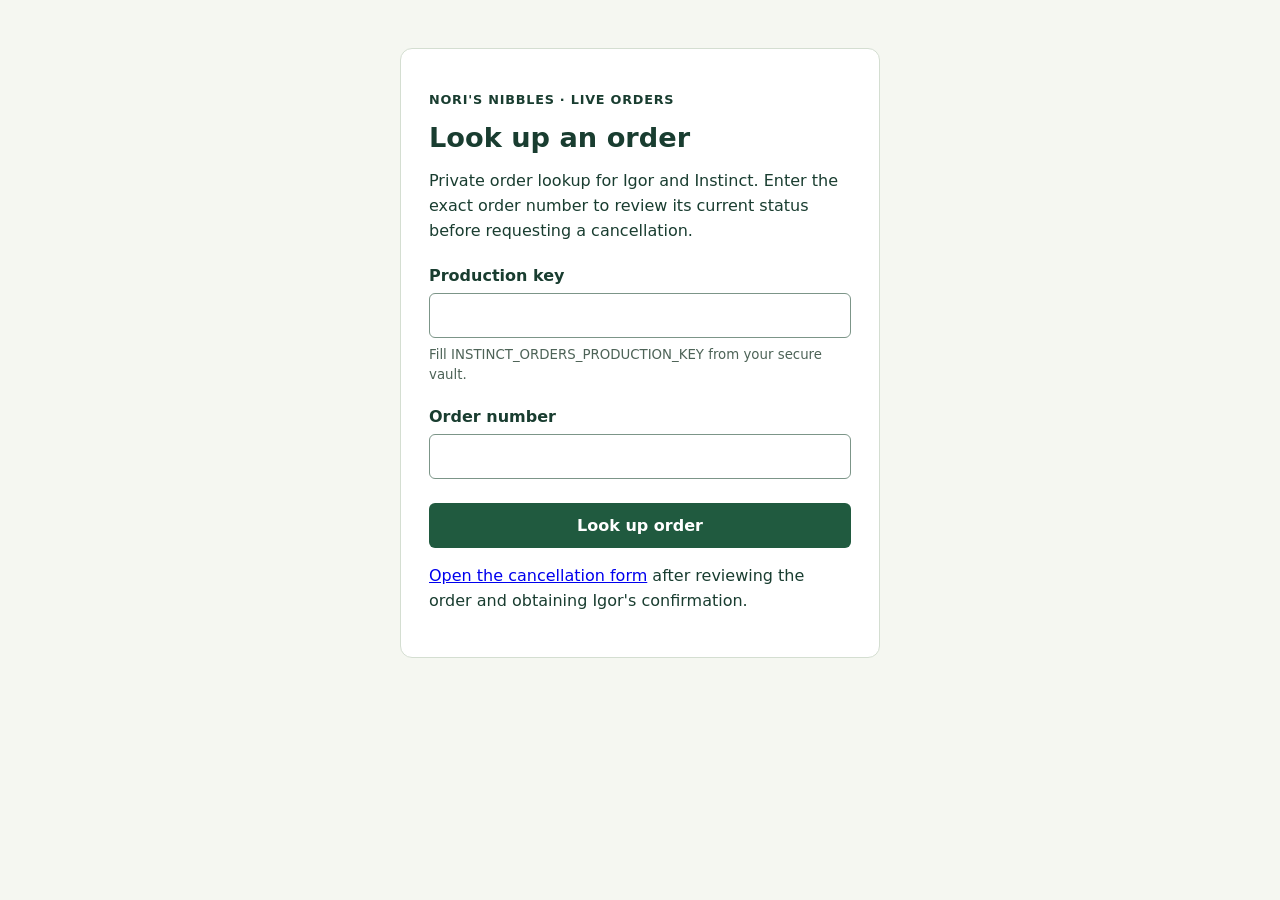
<file: instinct-production-site/index.html>
<!doctype html>
<html lang="en">
<head>
  <meta charset="utf-8">
  <meta name="viewport" content="width=device-width, initial-scale=1">
  <meta name="robots" content="noindex, nofollow">
  <meta name="referrer" content="no-referrer">
  <meta http-equiv="Content-Security-Policy" content="default-src 'none'; style-src 'unsafe-inline'; form-action https://csdsctyejlplcspvviys.supabase.co/functions/v1/instinct-orders; base-uri 'none'">
  <title>Order lookup — Nori's Nibbles</title>
  <style>
    :root { font-family: system-ui, sans-serif; color: #193d30; background: #f5f7f1; }
    * { box-sizing: border-box; }
    body { margin: 0; padding: 48px 20px; }
    main { max-width: 480px; margin: auto; padding: 28px; background: white; border: 1px solid #d4ded1; border-radius: 12px; }
    .eyebrow { font-size: .8rem; font-weight: 700; letter-spacing: .06em; text-transform: uppercase; }
    h1 { font-size: 1.7rem; margin: 12px 0; }
    p { line-height: 1.55; }
    label { display: block; margin-top: 22px; font-weight: 650; }
    input { display: block; width: 100%; padding: 12px; margin-top: 8px; border: 1px solid #7c9588; border-radius: 6px; font: inherit; }
    input:focus-visible, button:focus-visible { outline: 3px solid #99c9ad; outline-offset: 3px; }
    button { width: 100%; padding: 13px; margin-top: 24px; border: 0; border-radius: 6px; background: #205a3f; color: white; font: inherit; font-weight: 700; cursor: pointer; }
    small { display: block; margin-top: 7px; color: #4d6357; line-height: 1.5; }
  </style>
</head>
<body>
  <main>
    <p class="eyebrow">Nori's Nibbles · Live orders</p>
    <h1>Look up an order</h1>
    <p>Private order lookup for Igor and Instinct. Enter the exact order number to review its current status before requesting a cancellation.</p>
    <form method="post" action="https://csdsctyejlplcspvviys.supabase.co/functions/v1/instinct-orders" enctype="application/x-www-form-urlencoded">
      <input type="hidden" name="action" value="lookup">
      <label for="instinct-key">Production key</label>
      <input id="instinct-key" name="instinct_key" type="password" autocomplete="current-password" maxlength="512" required>
      <small>Fill INSTINCT_ORDERS_PRODUCTION_KEY from your secure vault.</small>
      <label for="order-number">Order number</label>
      <input id="order-number" name="order_number" type="text" pattern="NN-[0-9]{6}-[A-Za-z0-9]{3}" maxlength="13" spellcheck="false" required>
      <button type="submit">Look up order</button>
    </form>
    <p><a href="cancel.html">Open the cancellation form</a> after reviewing the order and obtaining Igor's confirmation.</p>
  </main>
</body>
</html>
</file>
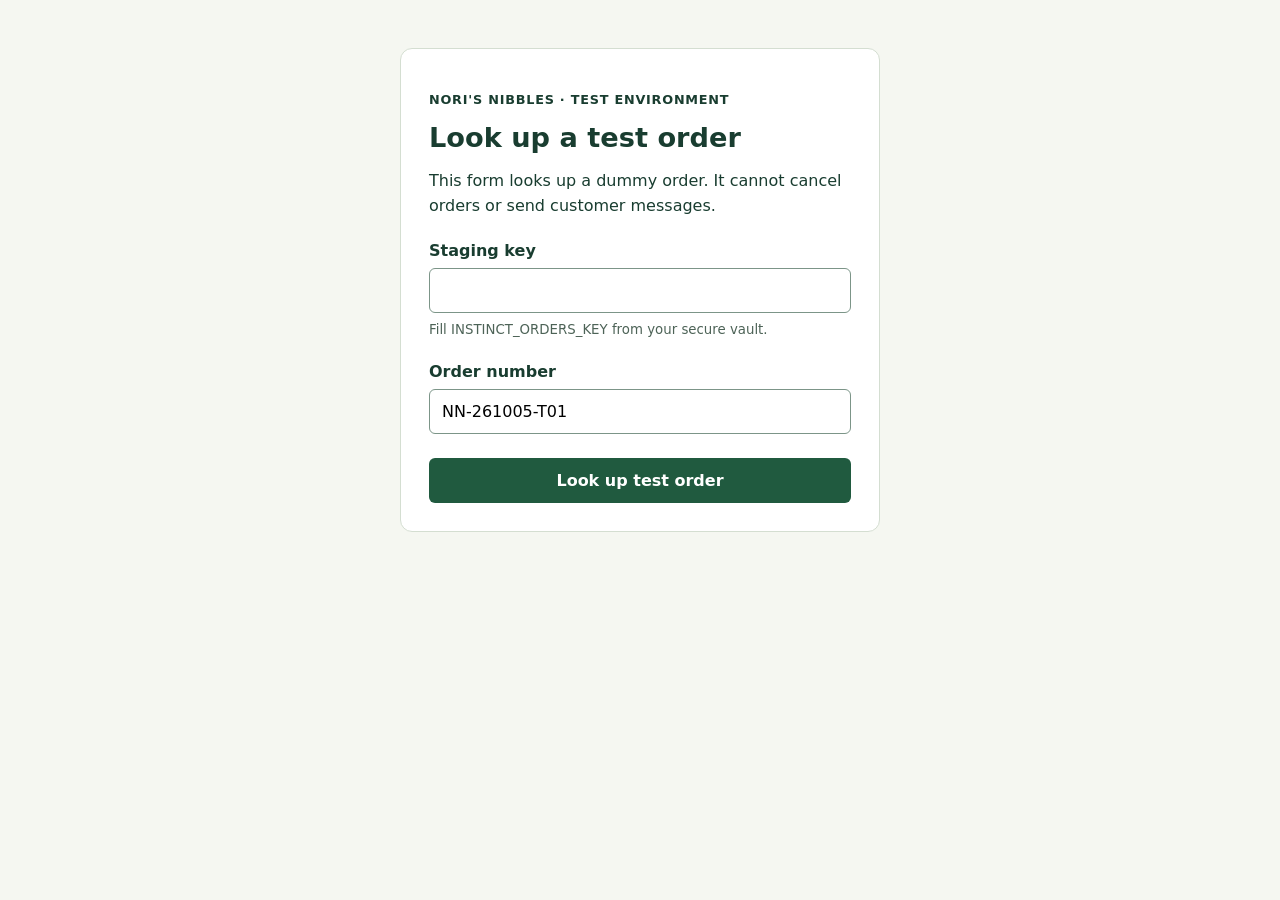
<file: instinct-staging.html>
<!doctype html>
<html lang="en">
<head>
  <meta charset="utf-8">
  <meta name="viewport" content="width=device-width, initial-scale=1">
  <meta name="robots" content="noindex, nofollow">
  <meta name="referrer" content="no-referrer">
  <meta http-equiv="Content-Security-Policy" content="default-src 'none'; style-src 'unsafe-inline'; form-action https://jatnbktzxciygliyweid.supabase.co/functions/v1/instinct-orders; base-uri 'none'">
  <title>Test order lookup — Nori's Nibbles</title>
  <style>
    :root { font-family: system-ui, sans-serif; color: #193d30; background: #f5f7f1; }
    * { box-sizing: border-box; }
    body { margin: 0; padding: 48px 20px; }
    main { max-width: 480px; margin: auto; padding: 28px; background: white; border: 1px solid #d4ded1; border-radius: 12px; }
    .eyebrow { font-size: .8rem; font-weight: 700; letter-spacing: .06em; text-transform: uppercase; }
    h1 { font-size: 1.7rem; margin: 12px 0; }
    p { line-height: 1.55; }
    label { display: block; margin-top: 22px; font-weight: 650; }
    input { display: block; width: 100%; padding: 12px; margin-top: 8px; border: 1px solid #7c9588; border-radius: 6px; font: inherit; }
    input:focus-visible, button:focus-visible { outline: 3px solid #99c9ad; outline-offset: 3px; }
    button { width: 100%; padding: 13px; margin-top: 24px; border: 0; border-radius: 6px; background: #205a3f; color: white; font: inherit; font-weight: 700; cursor: pointer; }
    small { display: block; margin-top: 7px; color: #4d6357; line-height: 1.5; }
  </style>
</head>
<body>
  <main>
    <p class="eyebrow">Nori's Nibbles · Test environment</p>
    <h1>Look up a test order</h1>
    <p>This form looks up a dummy order. It cannot cancel orders or send customer messages.</p>
    <form method="post" action="https://jatnbktzxciygliyweid.supabase.co/functions/v1/instinct-orders" enctype="application/x-www-form-urlencoded">
      <input type="hidden" name="action" value="lookup">
      <label for="instinct-key">Staging key</label>
      <input id="instinct-key" name="instinct_key" type="password" autocomplete="current-password" maxlength="512" required>
      <small>Fill INSTINCT_ORDERS_KEY from your secure vault.</small>
      <label for="order-number">Order number</label>
      <input id="order-number" name="order_number" type="text" value="NN-261005-T01" pattern="NN-[0-9]{6}-[A-Za-z0-9]{3}" maxlength="13" spellcheck="false" required>
      <button type="submit">Look up test order</button>
    </form>
  </main>
</body>
</html>
</file>
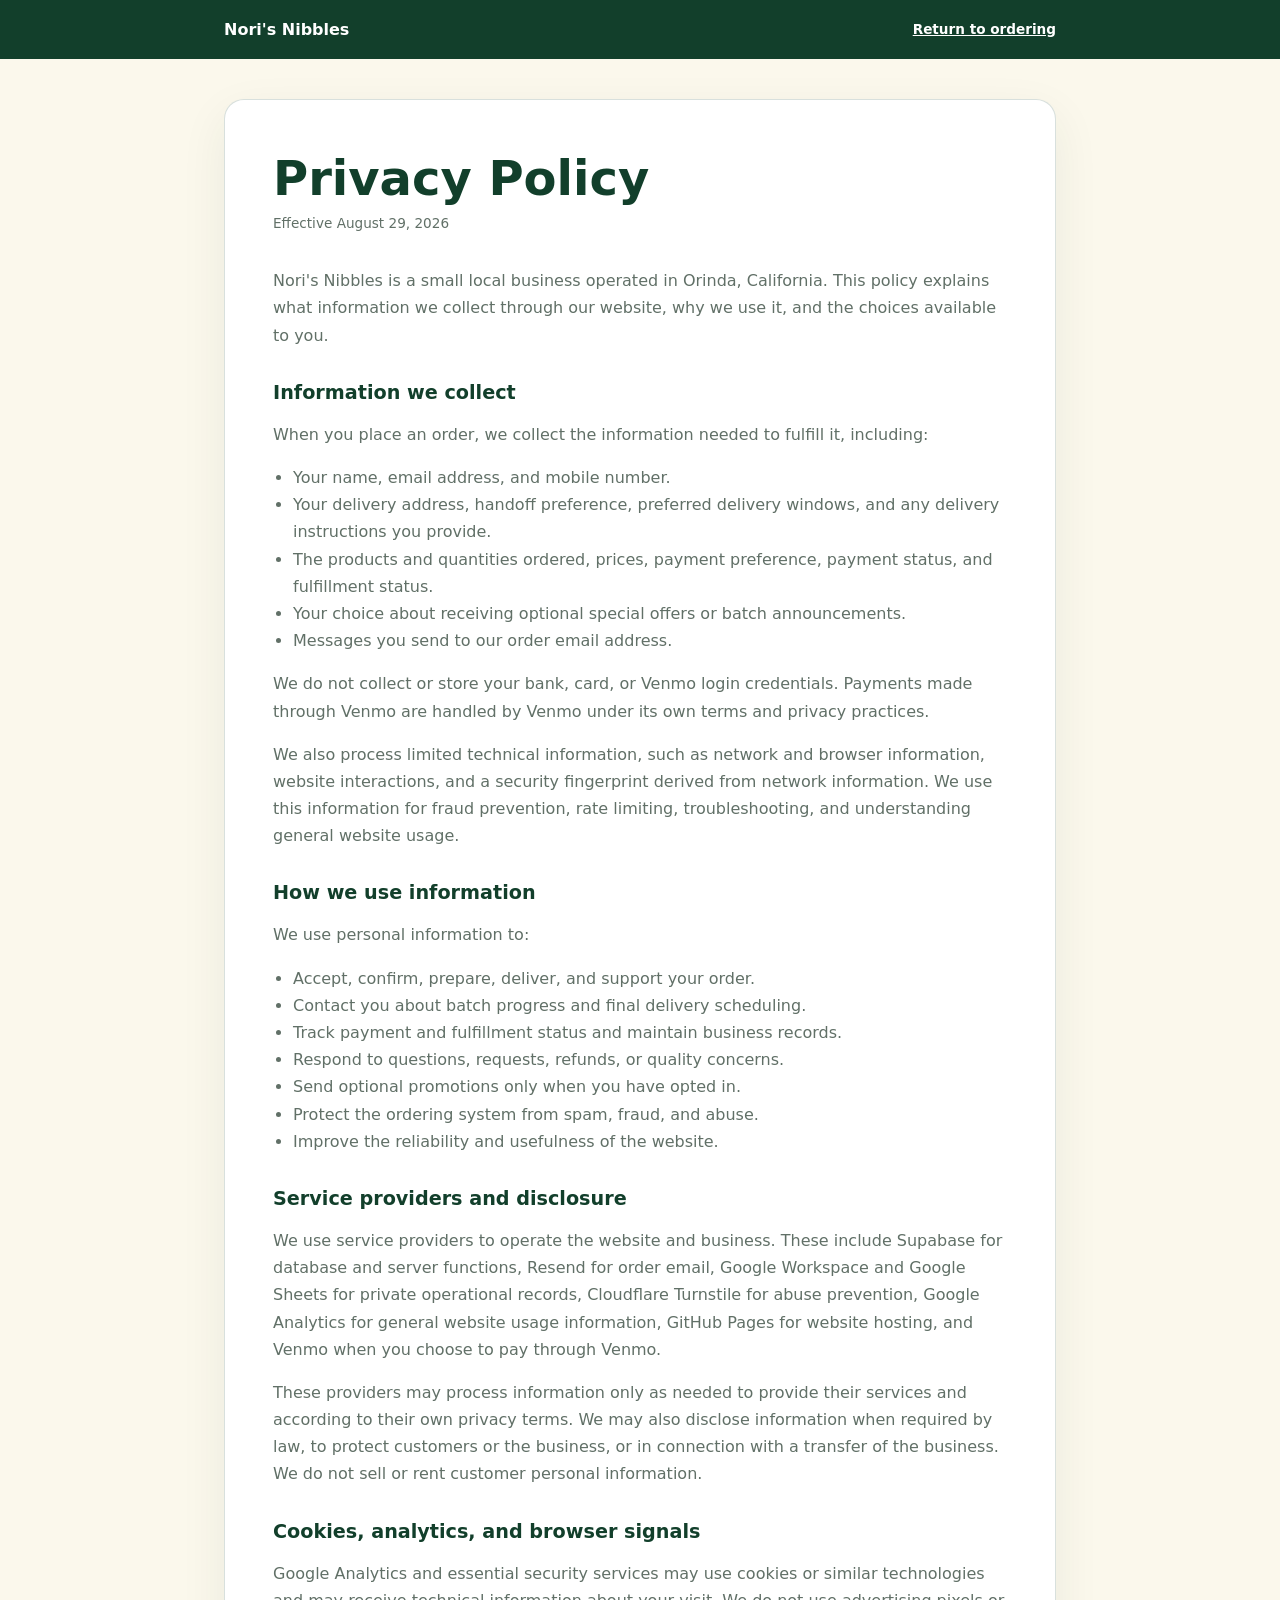
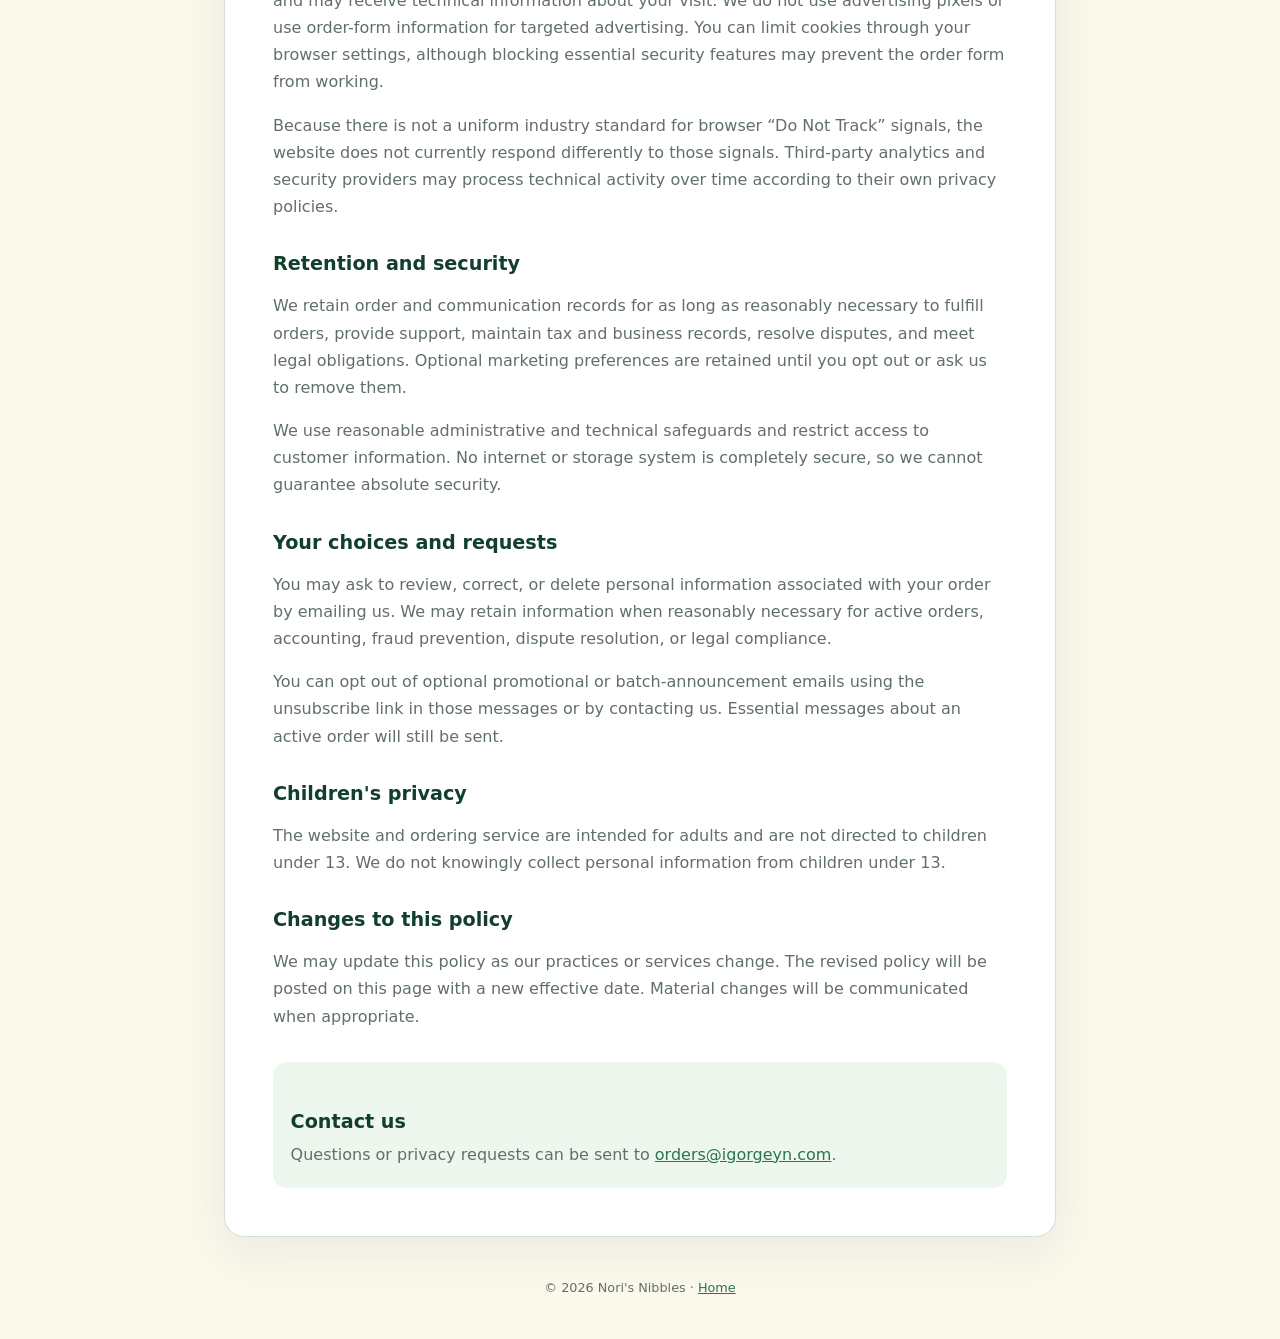
<file: privacy.html>
<!DOCTYPE html>
<html lang="en">
<head>
  <meta charset="UTF-8"/>
  <meta name="viewport" content="width=device-width, initial-scale=1.0"/>
  <meta name="description" content="Privacy policy for Nori's Nibbles."/>
  <title>Privacy Policy · Nori's Nibbles</title>
  <style>
    :root {
      --cream: #fbf8ec;
      --forest: #123f2b;
      --leaf: #27764c;
      --ink: #193126;
      --muted: #617067;
      --border: rgba(18, 63, 43, 0.16);
    }
    * { box-sizing: border-box; }
    body {
      background: var(--cream);
      color: var(--ink);
      font-family: Montserrat, ui-sans-serif, system-ui, -apple-system, BlinkMacSystemFont, "Segoe UI", sans-serif;
      line-height: 1.7;
      margin: 0;
    }
    a { color: var(--leaf); }
    .site-header {
      background: var(--forest);
      color: #fff;
      padding: 1rem;
    }
    .site-header div {
      align-items: center;
      display: flex;
      justify-content: space-between;
      margin: 0 auto;
      max-width: 52rem;
    }
    .site-header a { color: #fff; font-weight: 700; text-decoration: none; }
    .site-header .back-link { font-size: 0.85rem; text-decoration: underline; }
    main {
      background: #fff;
      border: 1px solid var(--border);
      border-radius: 1.25rem;
      box-shadow: 0 1rem 3rem rgba(18, 63, 43, 0.07);
      margin: 2.5rem auto;
      max-width: 52rem;
      padding: clamp(1.3rem, 4vw, 3rem);
      width: calc(100% - 2rem);
    }
    h1, h2 { color: var(--forest); line-height: 1.25; }
    h1 { font-size: clamp(2rem, 7vw, 3rem); margin: 0 0 0.25rem; }
    h2 { font-size: 1.2rem; margin: 2rem 0 0.45rem; }
    p, li { color: var(--muted); }
    ul { padding-left: 1.25rem; }
    .effective-date { font-size: 0.85rem; margin: 0 0 2rem; }
    .contact-card {
      background: #eef7ed;
      border-radius: 0.85rem;
      margin-top: 2rem;
      padding: 1rem 1.1rem;
    }
    .contact-card p { margin: 0.25rem 0; }
    footer { color: var(--muted); font-size: 0.8rem; padding: 0 1rem 2.5rem; text-align: center; }
    @media (max-width: 520px) {
      .site-header div { align-items: flex-start; flex-direction: column; gap: 0.35rem; }
      main { margin-top: 1rem; }
    }
  </style>
</head>
<body>
  <header class="site-header">
    <div>
      <a href="index.html">Nori's Nibbles</a>
      <a class="back-link" href="index.html#order">Return to ordering</a>
    </div>
  </header>

  <main>
    <h1>Privacy Policy</h1>
    <p class="effective-date">Effective August 29, 2026</p>

    <p>Nori's Nibbles is a small local business operated in Orinda, California. This policy explains what information we collect through our website, why we use it, and the choices available to you.</p>

    <h2>Information we collect</h2>
    <p>When you place an order, we collect the information needed to fulfill it, including:</p>
    <ul>
      <li>Your name, email address, and mobile number.</li>
      <li>Your delivery address, handoff preference, preferred delivery windows, and any delivery instructions you provide.</li>
      <li>The products and quantities ordered, prices, payment preference, payment status, and fulfillment status.</li>
      <li>Your choice about receiving optional special offers or batch announcements.</li>
      <li>Messages you send to our order email address.</li>
    </ul>
    <p>We do not collect or store your bank, card, or Venmo login credentials. Payments made through Venmo are handled by Venmo under its own terms and privacy practices.</p>
    <p>We also process limited technical information, such as network and browser information, website interactions, and a security fingerprint derived from network information. We use this information for fraud prevention, rate limiting, troubleshooting, and understanding general website usage.</p>

    <h2>How we use information</h2>
    <p>We use personal information to:</p>
    <ul>
      <li>Accept, confirm, prepare, deliver, and support your order.</li>
      <li>Contact you about batch progress and final delivery scheduling.</li>
      <li>Track payment and fulfillment status and maintain business records.</li>
      <li>Respond to questions, requests, refunds, or quality concerns.</li>
      <li>Send optional promotions only when you have opted in.</li>
      <li>Protect the ordering system from spam, fraud, and abuse.</li>
      <li>Improve the reliability and usefulness of the website.</li>
    </ul>

    <h2>Service providers and disclosure</h2>
    <p>We use service providers to operate the website and business. These include Supabase for database and server functions, Resend for order email, Google Workspace and Google Sheets for private operational records, Cloudflare Turnstile for abuse prevention, Google Analytics for general website usage information, GitHub Pages for website hosting, and Venmo when you choose to pay through Venmo.</p>
    <p>These providers may process information only as needed to provide their services and according to their own privacy terms. We may also disclose information when required by law, to protect customers or the business, or in connection with a transfer of the business. We do not sell or rent customer personal information.</p>

    <h2>Cookies, analytics, and browser signals</h2>
    <p>Google Analytics and essential security services may use cookies or similar technologies and may receive technical information about your visit. We do not use advertising pixels or use order-form information for targeted advertising. You can limit cookies through your browser settings, although blocking essential security features may prevent the order form from working.</p>
    <p>Because there is not a uniform industry standard for browser “Do Not Track” signals, the website does not currently respond differently to those signals. Third-party analytics and security providers may process technical activity over time according to their own privacy policies.</p>

    <h2>Retention and security</h2>
    <p>We retain order and communication records for as long as reasonably necessary to fulfill orders, provide support, maintain tax and business records, resolve disputes, and meet legal obligations. Optional marketing preferences are retained until you opt out or ask us to remove them.</p>
    <p>We use reasonable administrative and technical safeguards and restrict access to customer information. No internet or storage system is completely secure, so we cannot guarantee absolute security.</p>

    <h2>Your choices and requests</h2>
    <p>You may ask to review, correct, or delete personal information associated with your order by emailing us. We may retain information when reasonably necessary for active orders, accounting, fraud prevention, dispute resolution, or legal compliance.</p>
    <p>You can opt out of optional promotional or batch-announcement emails using the unsubscribe link in those messages or by contacting us. Essential messages about an active order will still be sent.</p>

    <h2>Children's privacy</h2>
    <p>The website and ordering service are intended for adults and are not directed to children under 13. We do not knowingly collect personal information from children under 13.</p>

    <h2>Changes to this policy</h2>
    <p>We may update this policy as our practices or services change. The revised policy will be posted on this page with a new effective date. Material changes will be communicated when appropriate.</p>

    <div class="contact-card">
      <h2>Contact us</h2>
      <p>Questions or privacy requests can be sent to <a href="mailto:orders@igorgeyn.com">orders@igorgeyn.com</a>.</p>
    </div>
  </main>

  <footer>&copy; 2026 Nori's Nibbles · <a href="index.html">Home</a></footer>
</body>
</html>
</file>
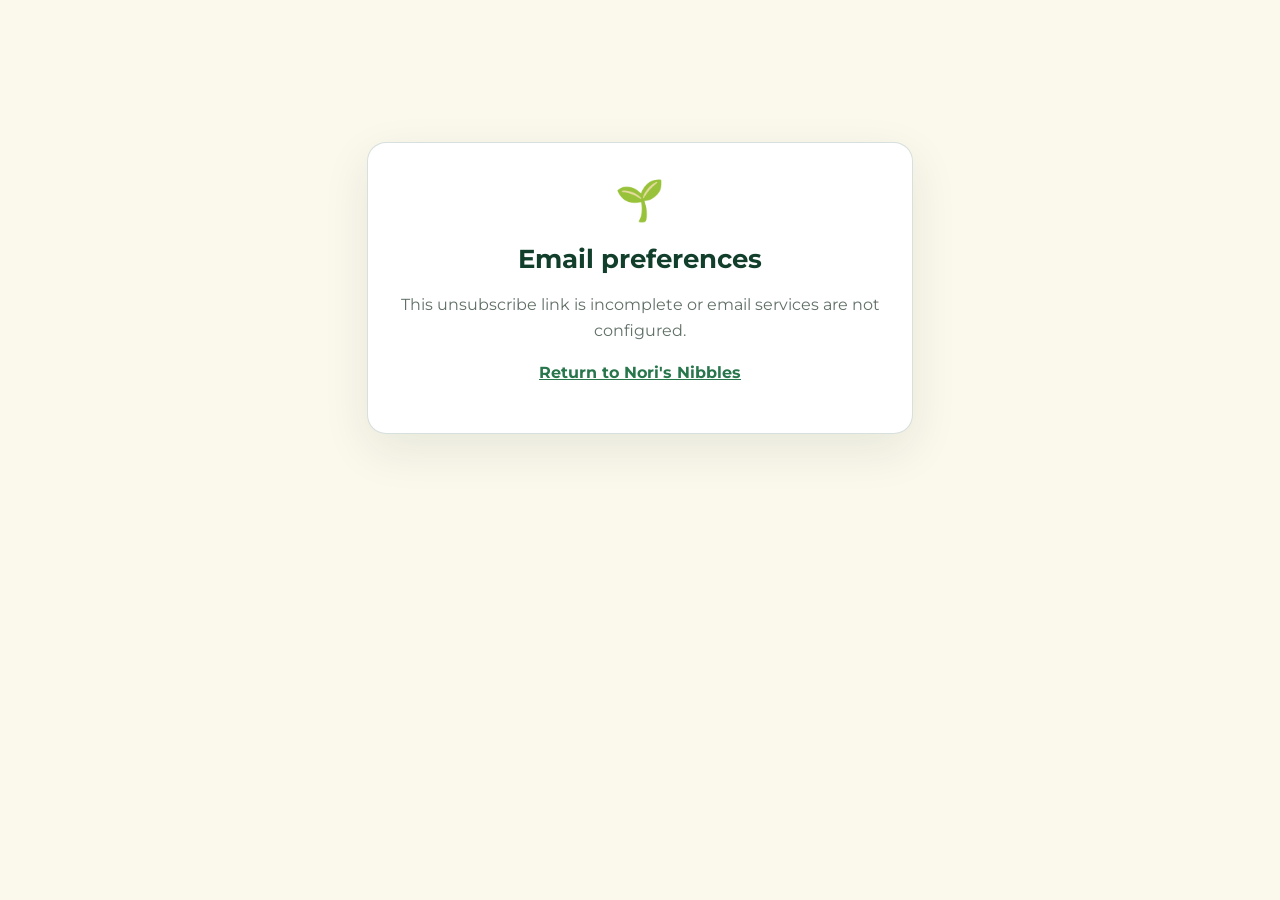
<file: unsubscribe.html>
<!DOCTYPE html>
<html lang="en">
<head>
  <meta charset="UTF-8"/>
  <meta name="viewport" content="width=device-width, initial-scale=1.0"/>
  <meta name="robots" content="noindex,nofollow"/>
  <title>Nori's Nibbles · Email preferences</title>
  <link rel="preconnect" href="https://fonts.googleapis.com"/>
  <link rel="preconnect" href="https://fonts.gstatic.com" crossorigin/>
  <link href="https://fonts.googleapis.com/css2?family=Montserrat:wght@400;600;700&display=swap" rel="stylesheet"/>
  <style>
    body{background:#fbf8ec;color:#193126;font-family:Montserrat,sans-serif;margin:0;padding:1rem}.card{background:#fff;border:1px solid rgba(18,63,43,.16);border-radius:1.2rem;box-shadow:0 1rem 3rem rgba(18,63,43,.09);margin:14vh auto;max-width:30rem;padding:2rem;text-align:center}h1{color:#123f2b;font-size:1.65rem}p{color:#617067;line-height:1.6}a{color:#27764c;font-weight:700}
  </style>
</head>
<body>
  <main class="card">
    <div aria-hidden="true" style="font-size:2.5rem">🌱</div>
    <h1>Email preferences</h1>
    <p id="unsubscribe-message">Updating your batch-alert preference…</p>
    <p><a href="index.html">Return to Nori's Nibbles</a></p>
  </main>
  <script src="order-config.js"></script>
  <script>
    (async () => {
      const message = document.getElementById('unsubscribe-message');
      const token = new URLSearchParams(location.search).get('token');
      const base = window.NORIS_NIBBLES_CONFIG?.apiBaseUrl;
      if (!token || !base) { message.textContent = 'This unsubscribe link is incomplete or email services are not configured.'; return; }
      try {
        const response = await fetch(`${base.replace(/\/$/, '')}/unsubscribe-updates`, { method: 'POST', headers: { 'Content-Type': 'application/json' }, body: JSON.stringify({ token }) });
        if (!response.ok) throw new Error();
        message.textContent = 'You have been unsubscribed from optional batch-alert emails. Essential messages for any active order are unaffected.';
      } catch { message.textContent = 'We could not update that preference. Please contact us and we’ll take care of it.'; }
    })();
  </script>
</body>
</html>
</file>
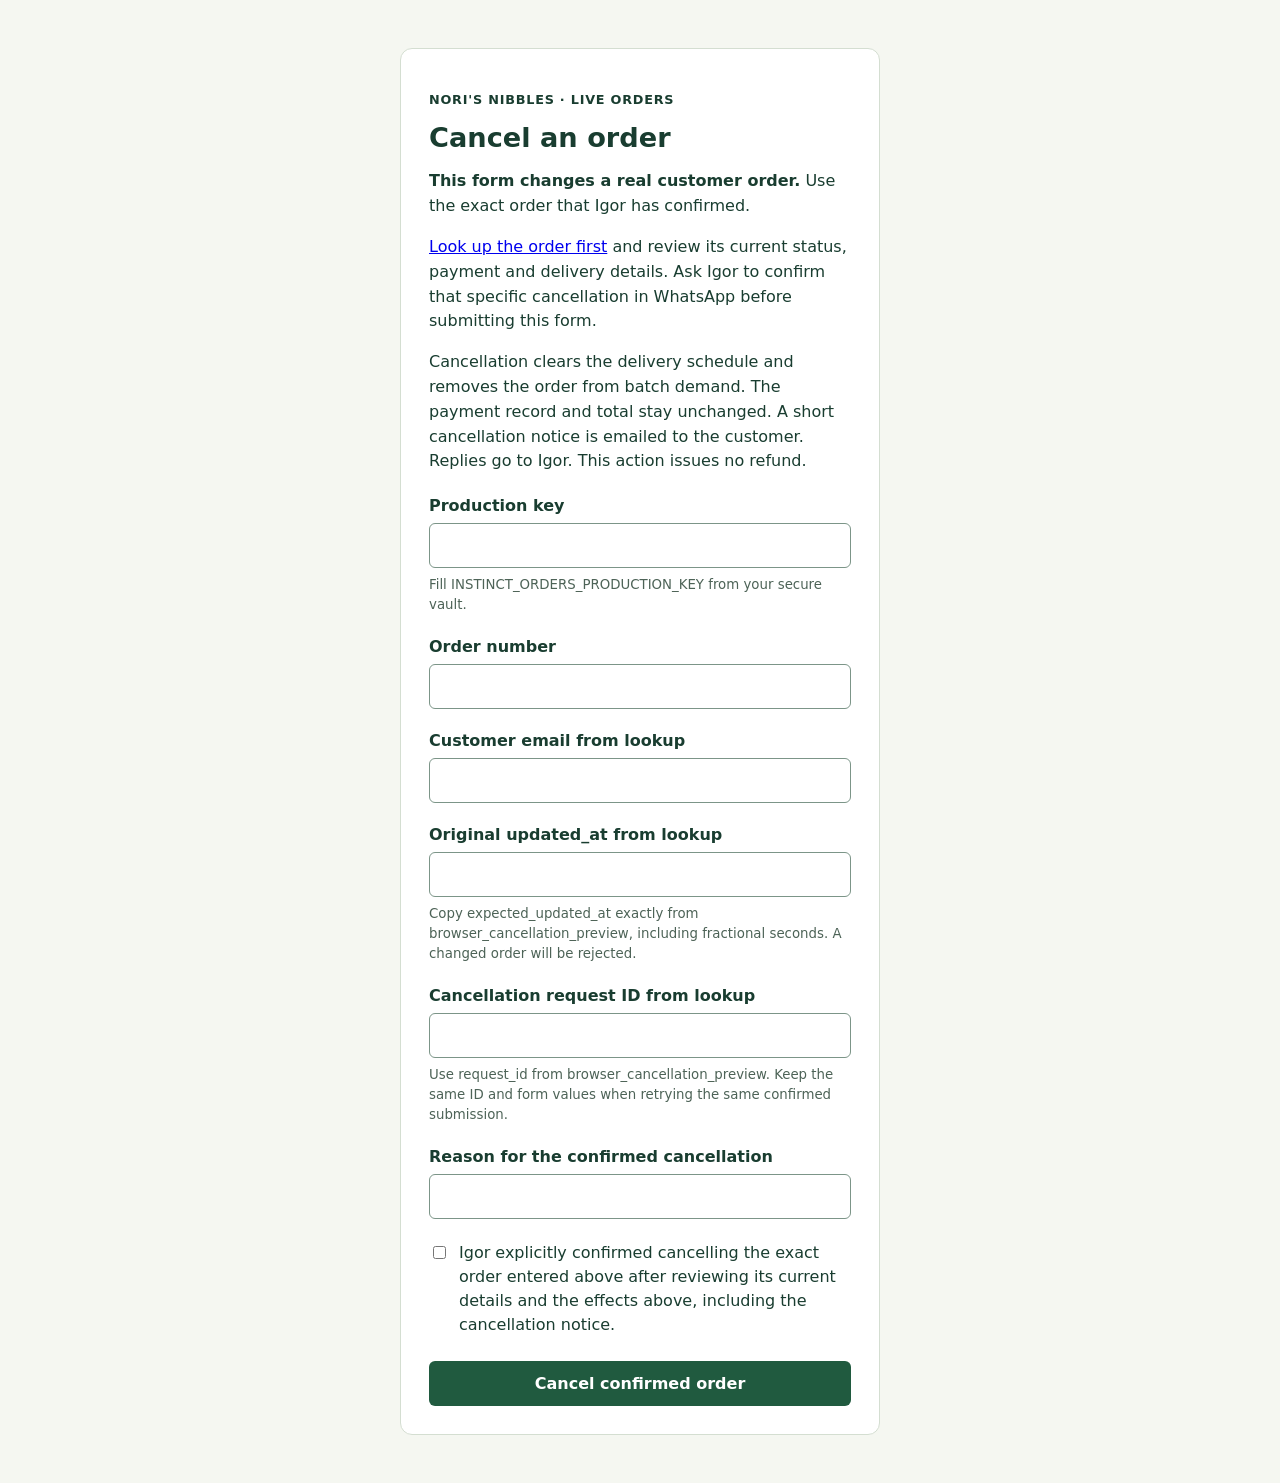
<file: instinct-production-site/cancel.html>
<!doctype html>
<html lang="en">
<head>
  <meta charset="utf-8">
  <meta name="viewport" content="width=device-width, initial-scale=1">
  <meta name="robots" content="noindex, nofollow">
  <meta name="referrer" content="no-referrer">
  <meta http-equiv="Content-Security-Policy" content="default-src 'none'; style-src 'unsafe-inline'; form-action https://csdsctyejlplcspvviys.supabase.co/functions/v1/instinct-orders; base-uri 'none'">
  <title>Order cancellation — Nori's Nibbles</title>
  <style>
    :root { font-family: system-ui, sans-serif; color: #193d30; background: #f5f7f1; }
    * { box-sizing: border-box; }
    body { margin: 0; padding: 48px 20px; }
    main { max-width: 480px; margin: auto; padding: 28px; background: white; border: 1px solid #d4ded1; border-radius: 12px; }
    .eyebrow { font-size: .8rem; font-weight: 700; letter-spacing: .06em; text-transform: uppercase; }
    h1 { font-size: 1.7rem; margin: 12px 0; }
    p { line-height: 1.55; }
    label { display: block; margin-top: 22px; font-weight: 650; }
    input { display: block; width: 100%; padding: 12px; margin-top: 8px; border: 1px solid #7c9588; border-radius: 6px; font: inherit; }
    input:focus-visible, button:focus-visible { outline: 3px solid #99c9ad; outline-offset: 3px; }
    button { width: 100%; padding: 13px; margin-top: 24px; border: 0; border-radius: 6px; background: #205a3f; color: white; font: inherit; font-weight: 700; cursor: pointer; }
    .confirmation { display: flex; gap: 10px; align-items: flex-start; font-weight: 500; line-height: 1.5; }
    .confirmation input { width: auto; margin-top: 5px; flex-shrink: 0; }
    small { display: block; margin-top: 7px; color: #4d6357; line-height: 1.5; }
  </style>
</head>
<body>
  <main>
    <p class="eyebrow">Nori's Nibbles &middot; Live orders</p>
    <h1>Cancel an order</h1>
    <p><strong>This form changes a real customer order.</strong> Use the exact order that Igor has confirmed.</p>
    <p><a href="index.html">Look up the order first</a> and review its current status, payment and delivery details. Ask Igor to confirm that specific cancellation in WhatsApp before submitting this form.</p>
    <p>Cancellation clears the delivery schedule and removes the order from batch demand. The payment record and total stay unchanged. A short cancellation notice is emailed to the customer. Replies go to Igor. This action issues no refund.</p>
    <form method="post" action="https://csdsctyejlplcspvviys.supabase.co/functions/v1/instinct-orders" enctype="application/x-www-form-urlencoded">
      <input type="hidden" name="action" value="cancel">
      <label for="instinct-key">Production key</label>
      <input id="instinct-key" name="instinct_key" type="password" autocomplete="current-password" maxlength="512" required>
      <small>Fill INSTINCT_ORDERS_PRODUCTION_KEY from your secure vault.</small>
      <label for="order-number">Order number</label>
      <input id="order-number" name="order_number" type="text" pattern="NN-[0-9]{6}-[A-Za-z0-9]{3}" maxlength="13" required>
      <label for="customer-email">Customer email from lookup</label>
      <input id="customer-email" name="customer_email" type="email" autocomplete="off" maxlength="254" required>
      <label for="expected-updated-at">Original updated_at from lookup</label>
      <input id="expected-updated-at" name="expected_updated_at" type="text" autocomplete="off" spellcheck="false" required>
      <small>Copy expected_updated_at exactly from browser_cancellation_preview, including fractional seconds. A changed order will be rejected.</small>
      <label for="request-id">Cancellation request ID from lookup</label>
      <input id="request-id" name="request_id" type="text" autocomplete="off" pattern="[0-9a-fA-F]{8}-[0-9a-fA-F]{4}-[0-9a-fA-F]{4}-[0-9a-fA-F]{4}-[0-9a-fA-F]{12}" required>
      <small>Use request_id from browser_cancellation_preview. Keep the same ID and form values when retrying the same confirmed submission.</small>
      <label for="reason">Reason for the confirmed cancellation</label>
      <input id="reason" name="reason" type="text" maxlength="500" autocomplete="off" required>
      <label class="confirmation" for="owner-confirmed">
        <input id="owner-confirmed" name="owner_confirmed" type="checkbox" value="yes" required>
        <span>Igor explicitly confirmed cancelling the exact order entered above after reviewing its current details and the effects above, including the cancellation notice.</span>
      </label>
      <button type="submit">Cancel confirmed order</button>
    </form>
  </main>
</body>
</html>
</file>
